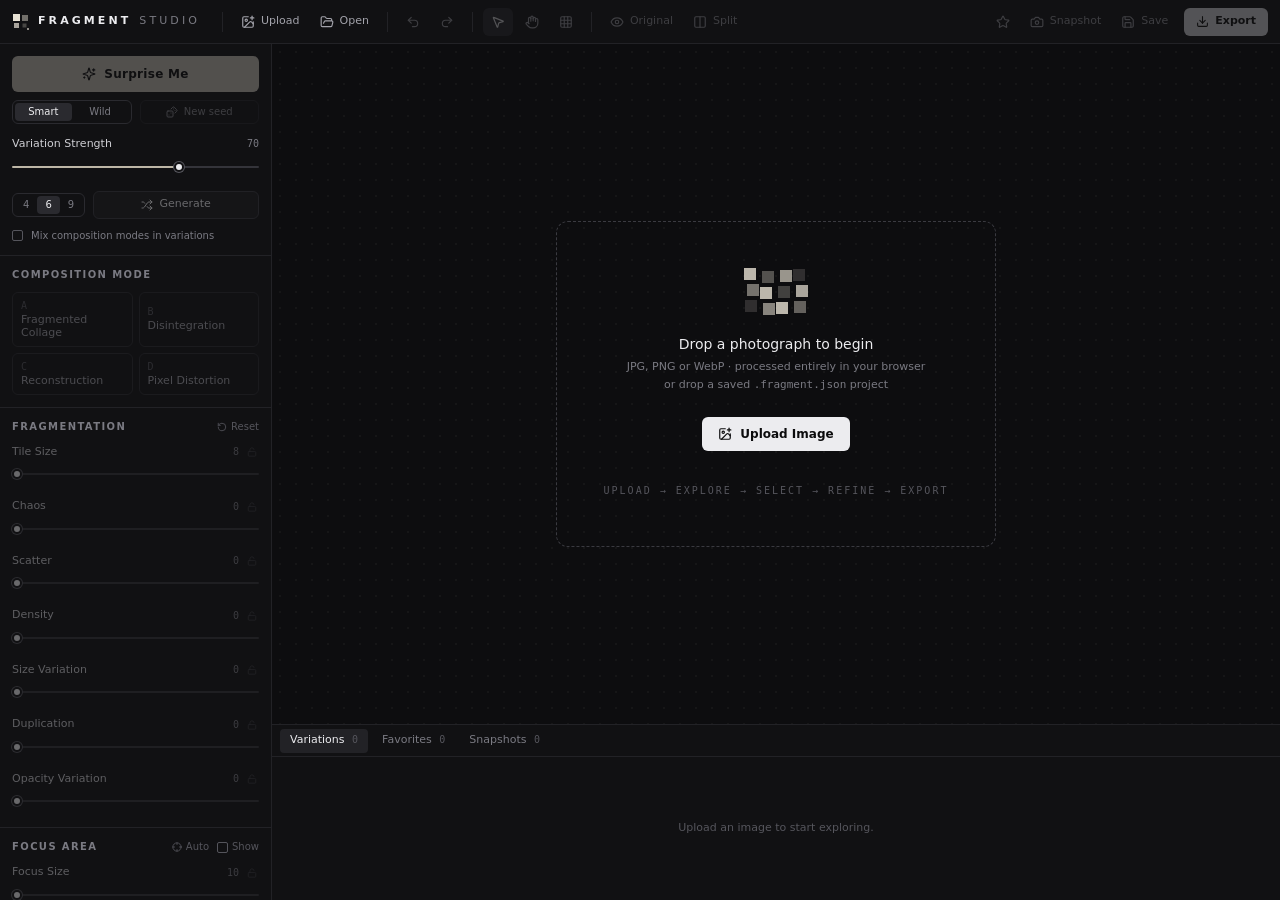
<file: class-2/apps/ami-fragment-studio/index.html>
<!doctype html>
<html lang="en">
  <head>
    <meta charset="UTF-8" />
    <meta name="viewport" content="width=device-width, initial-scale=1.0" />
    <title>Fragment Studio</title>
    <script type="module" crossorigin src="./assets/index-Br48XZhI.js"></script>
    <link rel="stylesheet" crossorigin href="./assets/index-FnNRkjr2.css">
  </head>
  <body class="bg-ink-950">
    <div id="root"></div>
  </body>
</html>
</file>
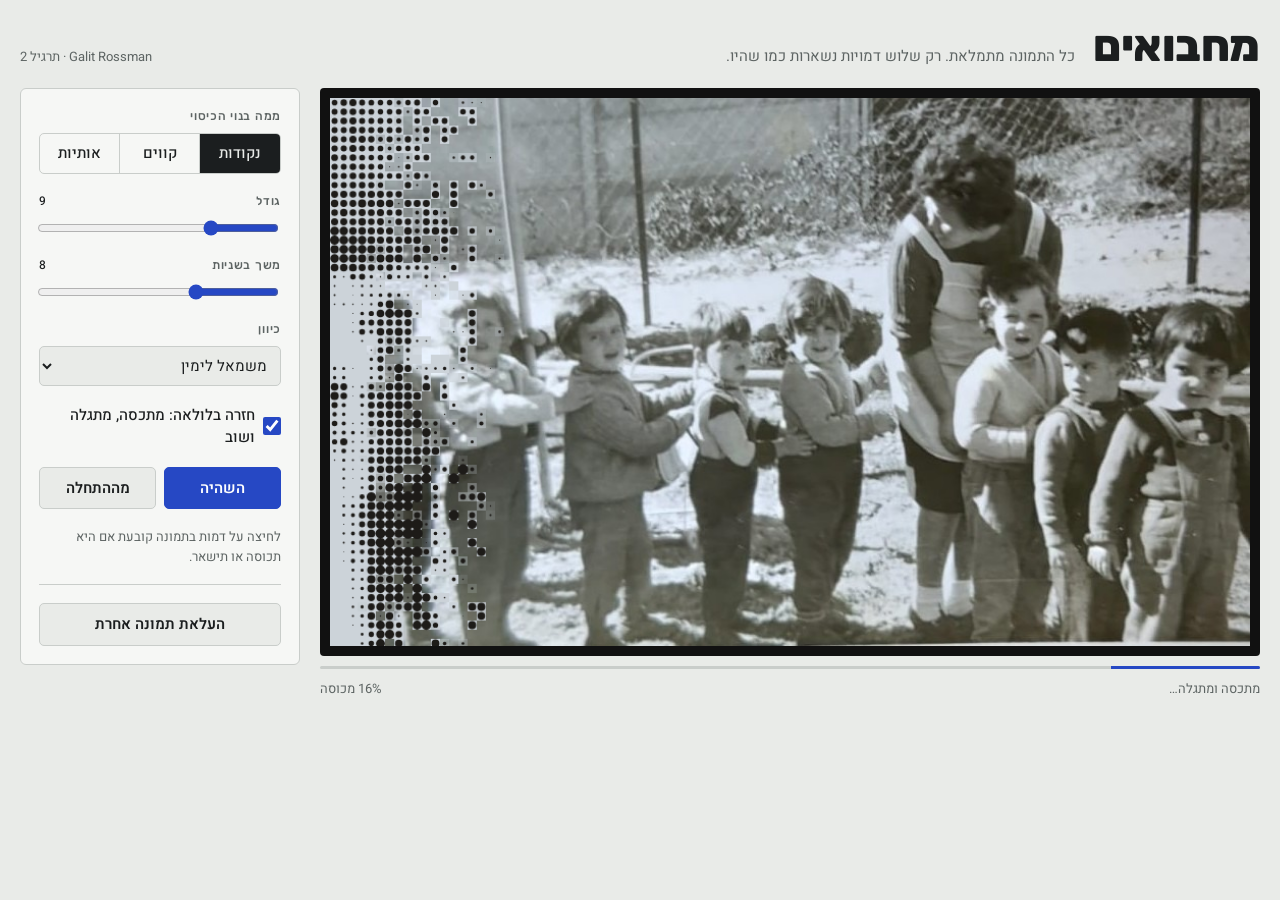
<file: class-2/apps/galit-hide-and-seek/index.html>
<!DOCTYPE html>
<html lang="he" dir="rtl">
<head>
<meta charset="utf-8">
<meta name="viewport" content="width=device-width, initial-scale=1, viewport-fit=cover">
<title>מחבואים</title>
<meta name="claude:viewport-fit-sides" content="cover">
<link rel="preconnect" href="https://fonts.googleapis.com">
<link rel="preconnect" href="https://fonts.gstatic.com" crossorigin>
<link rel="stylesheet" href="https://fonts.googleapis.com/css2?family=Rubik:wght@500;700;800&family=Heebo:wght@400;500;600&display=swap">
<style>
/* Layout: the photo is the stage; a narrow control strip sits beside it (below it on phones). */
:root {
  --bg: #e9ebe8;
  --surface: #f6f7f5;
  --fg: #1b1e1f;
  --muted: #5d6463;
  --line: #c9cdca;
  --accent: #2648c4;
  --accent-ink: #ffffff;
  --display: "Rubik", "Arial Hebrew", "Segoe UI", Arial, sans-serif;
  --body: "Heebo", "Arial Hebrew", "Segoe UI", Arial, sans-serif;
}
@media (prefers-color-scheme: dark) {
  :root:not([data-theme="light"]) {
    --bg: #131516; --surface: #1c1f20; --fg: #e6e8e5; --muted: #9aa19f;
    --line: #333837; --accent: #8aa2ff; --accent-ink: #0d1330; color-scheme: dark;
  }
}
:root[data-theme="dark"] {
  --bg: #131516; --surface: #1c1f20; --fg: #e6e8e5; --muted: #9aa19f;
  --line: #333837; --accent: #8aa2ff; --accent-ink: #0d1330; color-scheme: dark;
}
* { box-sizing: border-box; }
[hidden] { display: none !important; }
html, body { margin: 0; }
body {
  background: var(--bg); color: var(--fg); font-family: var(--body); font-size: 15px; line-height: 1.5;
  padding-left: max(16px, env(safe-area-inset-left, 0px));
  padding-right: max(16px, env(safe-area-inset-right, 0px));
  padding-block: 24px 32px;
}
.wrap { max-width: 1240px; margin: 0 auto; display: grid; gap: 20px; }
header { display: flex; flex-wrap: wrap; align-items: baseline; gap: 6px 18px; }
h1 { font-family: var(--display); font-weight: 800; font-size: clamp(30px, 5vw, 44px); line-height: 1; margin: 0; letter-spacing: -0.01em; }
header p { margin: 0; color: var(--muted); }
.credit { margin-inline-start: auto; font-size: 13px; color: var(--muted); }

.studio { display: grid; grid-template-columns: minmax(0, 1fr) 280px; gap: 20px; align-items: start; }
@media (max-width: 820px) { .studio { grid-template-columns: minmax(0, 1fr); } }

.stage { margin: 0; display: grid; gap: 10px; min-width: 0; }
.frame { background: #111; padding: 10px; border-radius: 4px; }
canvas { display: block; width: 100%; height: auto; cursor: pointer; touch-action: none; }
canvas.editing { cursor: crosshair; }
.status { display: flex; justify-content: space-between; gap: 12px; font-size: 13px; color: var(--muted); font-variant-numeric: tabular-nums; }
.bar { height: 3px; background: var(--line); border-radius: 2px; overflow: hidden; }
.bar i { display: block; height: 100%; width: 0; background: var(--accent); }

.panel { display: grid; gap: 18px; background: var(--surface); border: 1px solid var(--line); border-radius: 6px; padding: 18px; }
.group { display: grid; gap: 8px; }
.label { font-family: var(--display); font-weight: 500; font-size: 12px; letter-spacing: 0.06em; color: var(--muted); display: flex; justify-content: space-between; }
.label output { font-family: var(--body); color: var(--fg); font-variant-numeric: tabular-nums; letter-spacing: 0; }
.seg { display: grid; grid-template-columns: repeat(3, 1fr); border: 1px solid var(--line); border-radius: 5px; overflow: hidden; }
.seg input { position: absolute; opacity: 0; pointer-events: none; }
.seg label { text-align: center; padding: 8px 4px; cursor: pointer; font-weight: 500; border-inline-start: 1px solid var(--line); }
.seg label:first-of-type { border-inline-start: 0; }
.seg input:checked + label { background: var(--fg); color: var(--bg); }
.seg input:focus-visible + label { outline: 2px solid var(--accent); outline-offset: -2px; }
input[type=range] { width: 100%; accent-color: var(--accent); }
input[type=text], select { width: 100%; font: inherit; color: var(--fg); background: var(--bg); border: 1px solid var(--line); border-radius: 5px; padding: 7px 9px; }
.buttons { display: grid; grid-template-columns: 1fr 1fr; gap: 8px; }
button, .file { font: inherit; font-weight: 600; border-radius: 5px; padding: 9px 10px; cursor: pointer; border: 1px solid var(--line); background: var(--bg); color: var(--fg); text-align: center; }
button.primary { background: var(--accent); border-color: var(--accent); color: var(--accent-ink); }
button:focus-visible, .file:focus-within { outline: 2px solid var(--accent); outline-offset: 2px; }
button:disabled { opacity: 0.45; cursor: default; }
.file input { position: absolute; width: 1px; height: 1px; opacity: 0; }

.check { display: flex; align-items: center; gap: 8px; cursor: pointer; font-weight: 500; }
.check input { width: 18px; height: 18px; accent-color: var(--accent); margin: 0; }
.hint { font-size: 13px; color: var(--muted); margin: 0; }
.editbar { display: grid; gap: 8px; border-top: 1px solid var(--line); padding-top: 14px; }
hr { border: 0; border-top: 1px solid var(--line); margin: 0; }
</style>
</head>
<body>
<div class="wrap">
  <header>
    <h1>מחבואים</h1>
    <p>כל התמונה מתמלאת. רק שלוש דמויות נשארות כמו שהיו.</p>
    <span class="credit">Galit Rossman · תרגיל 2</span>
  </header>

  <main class="studio">
    <figure class="stage">
      <div class="frame"><canvas id="cv" width="903" height="538" aria-label="תמונת הילדים"></canvas></div>
      <div class="bar"><i id="progress"></i></div>
      <figcaption class="status"><span id="status">טוען…</span><span id="count"></span></figcaption>
    </figure>

    <aside class="panel">
      <div class="group">
        <span class="label">ממה בנוי הכיסוי</span>
        <div class="seg" role="radiogroup" aria-label="סגנון הכיסוי">
          <input type="radio" name="mode" id="m-dots" value="dots" checked><label for="m-dots">נקודות</label>
          <input type="radio" name="mode" id="m-lines" value="lines"><label for="m-lines">קווים</label>
          <input type="radio" name="mode" id="m-letters" value="letters"><label for="m-letters">אותיות</label>
        </div>
      </div>

      <div class="group" id="text-group" hidden>
        <label class="label" for="letters">האותיות</label>
        <input type="text" id="letters" value="מחבואים" maxlength="40">
      </div>

      <div class="group">
        <label class="label" for="size">גודל <output id="size-out">9</output></label>
        <input type="range" id="size" min="5" max="20" step="1" value="9">
      </div>

      <div class="group">
        <label class="label" for="speed">משך בשניות <output id="speed-out">8</output></label>
        <input type="range" id="speed" min="2" max="20" step="1" value="8">
      </div>

      <div class="group">
        <label class="label" for="order">כיוון</label>
        <select id="order">
          <option value="ltr">משמאל לימין</option>
          <option value="rtl">מימין לשמאל</option>
          <option value="center">מהמרכז החוצה</option>
          <option value="random">אקראי</option>
        </select>
      </div>

      <label class="check" for="loop"><input type="checkbox" id="loop" checked> חזרה בלולאה: מתכסה, מתגלה ושוב</label>

      <div class="buttons">
        <button class="primary" id="play">הפעלה</button>
        <button id="reset">מההתחלה</button>
      </div>

      <p class="hint" id="hint">לחיצה על דמות בתמונה קובעת אם היא תכוסה או תישאר.</p>

      <hr>

      <div class="group">
        <label class="file" for="upload">העלאת תמונה אחרת<input type="file" id="upload" accept="image/*"></label>
        <button id="back" hidden>חזרה לתמונת הגן</button>
      </div>

      <div class="editbar" id="editbar" hidden>
        <p class="hint">גררו מלבן סביב כל מה שצריך להישאר. כל השאר יתכסה.</p>
        <div class="buttons">
          <button class="primary" id="done">סיימתי לסמן</button>
          <button id="undo">מחיקת סימון</button>
        </div>
      </div>
    </aside>
  </main>
</div>
<script src="sketch.js"></script>
</body>
</html>
</file>
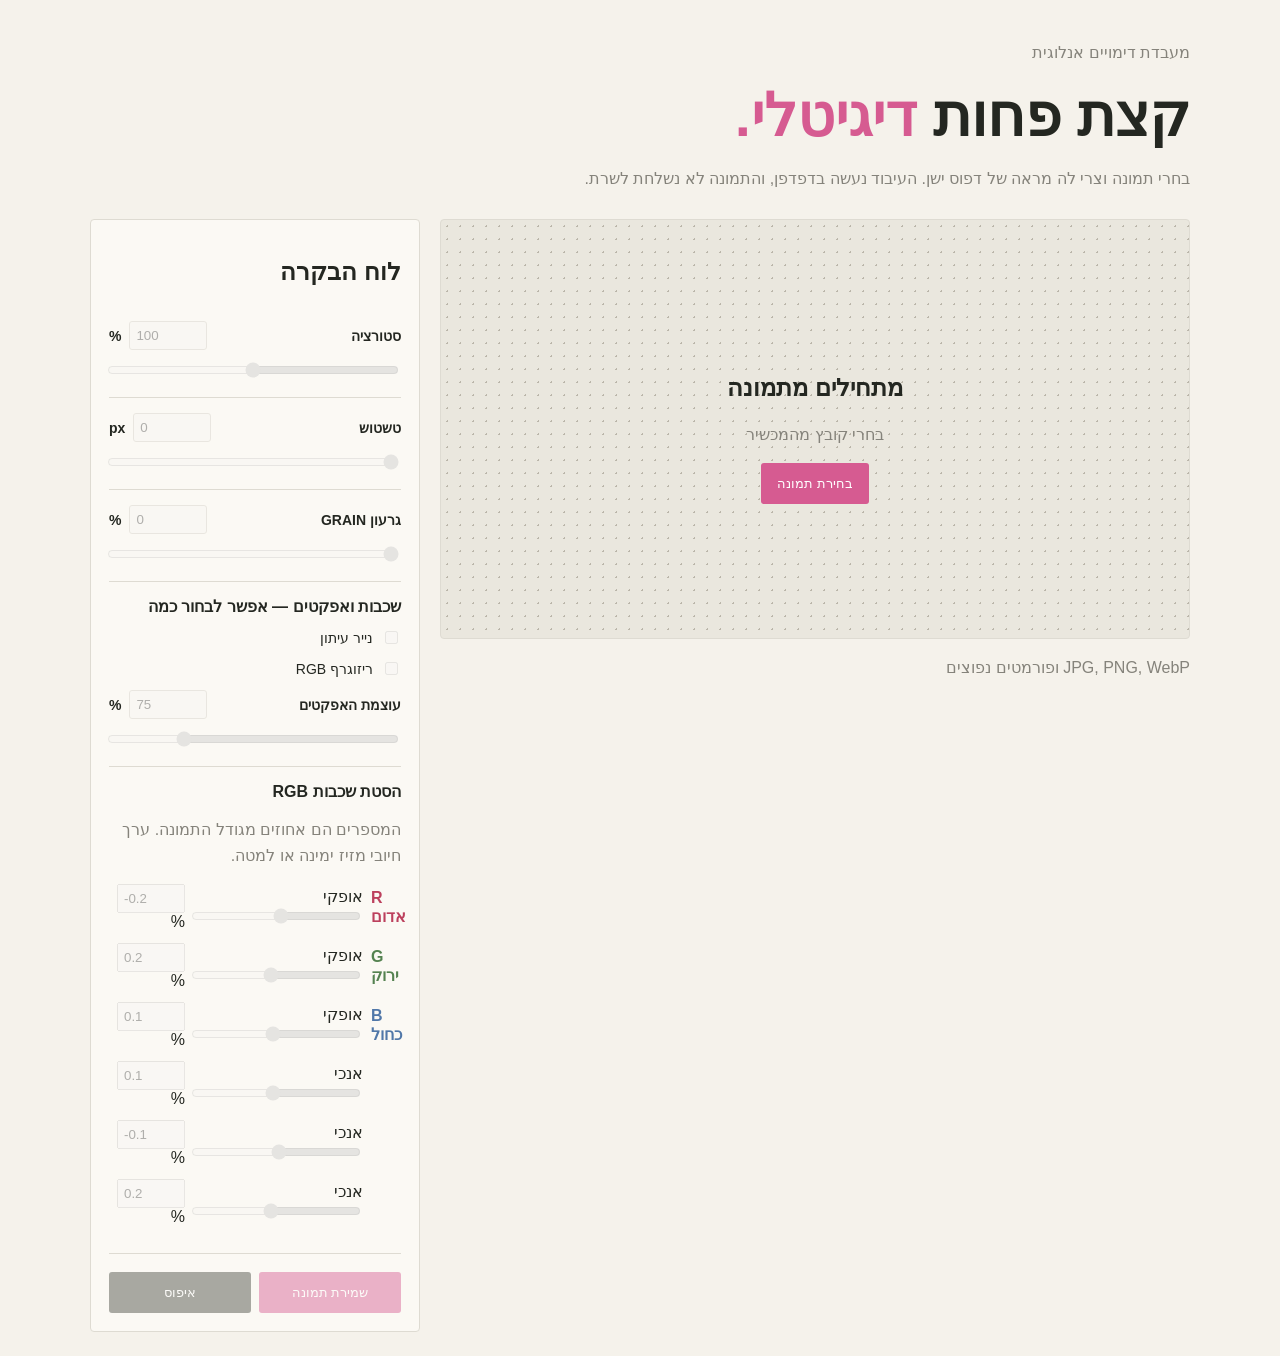
<file: class-2/apps/maya-riso-filter/index.html>
<!doctype html>
<html lang="he" dir="rtl">
<head>
<meta charset="utf-8">
<meta name="viewport" content="width=device-width, initial-scale=1">
<title>חדר חושך — עורך תמונות</title>
<style>
  :root { --pink:#d65b91; --paper:#f5f2eb; --ink:#242721; --muted:#85837b; }
  * { box-sizing:border-box }
  body { margin:0; padding:24px; background:var(--paper); color:var(--ink); font:16px Arial,sans-serif }
  main { max-width:1100px; margin:auto }
  h1 { margin:12px 0; font-size:clamp(34px,6vw,58px) }
  h1 em { color:var(--pink); font-style:normal }
  p { color:var(--muted); line-height:1.6 }
  .layout { display:grid; grid-template-columns:minmax(0,1fr) 330px; gap:20px; margin-top:28px }
  .stage,.controls { border:1px solid #dedbd2; border-radius:4px; background:#fbf9f4; padding:18px }
  .stage { min-height:420px; display:grid; place-items:center; background-color:#eae7de;
    background-image:radial-gradient(#bbb6aa 1px,transparent 1px); background-size:13px 13px }
  canvas { display:none; max-width:100%; max-height:75vh; object-fit:contain }
  .stage.loaded canvas { display:block }
  .empty { text-align:center; padding:30px }
  .stage.loaded .empty { display:none }
  button { border:0; border-radius:3px; padding:13px 16px; background:var(--pink); color:white; cursor:pointer }
  button:disabled,input:disabled { opacity:.45; cursor:not-allowed }
  .group { padding:15px 0; border-bottom:1px solid #dedbd2 }
  .title,.pair { display:flex; align-items:center; justify-content:space-between; gap:8px }
  .title { margin-bottom:10px; font-size:14px; font-weight:bold }
  input[type=range] { width:100%; accent-color:var(--pink) }
  .pair input[type=number] { width:78px; padding:6px; border:1px solid #d5d1c8; border-radius:3px; direction:ltr }
  .effect { display:flex; align-items:center; gap:8px; margin:12px 0; font-size:14px }
  .effect input { accent-color:var(--pink) }
  .channel { display:grid; grid-template-columns:30px 1fr 76px; gap:8px; align-items:center; margin:12px 0 }
  .channel b { direction:ltr }
  .channel input[type=number] { width:68px; padding:5px; direction:ltr }
  .red { color:#bc405d } .green { color:#548250 } .blue { color:#5077a8 }
  .buttons { display:flex; gap:8px; margin-top:18px }
  .buttons button { flex:1 }
  .secondary { background:#45483f }
  #message { color:#a34132; font-size:13px }
  @media(max-width:760px) { .layout { grid-template-columns:1fr } }
</style>
</head>
<body>
<main>
  <p>מעבדת דימויים אנלוגית</p>
  <h1>קצת פחות <em>דיגיטלי.</em></h1>
  <p>בחרי תמונה וצרי לה מראה של דפוס ישן. העיבוד נעשה בדפדפן, והתמונה לא נשלחת לשרת.</p>

  <div class="layout">
    <section>
      <div class="stage" id="stage">
        <div class="empty">
          <h2>מתחילים מתמונה</h2>
          <p>בחרי קובץ מהמכשיר</p>
          <button id="choose">בחירת תמונה</button>
        </div>
        <canvas id="canvas"></canvas>
      </div>
      <p id="dimensions">JPG, PNG, WebP ופורמטים נפוצים</p>
      <p id="message" role="alert"></p>
    </section>

    <section class="controls">
      <h2>לוח הבקרה</h2>

      <div class="group">
        <div class="title"><label for="sat">סטורציה</label><span class="pair"><input class="adjustable" id="sat-n" data-link="sat" type="number" min="0" max="200" value="100" disabled>%</span></div>
        <input class="adjustable" id="sat" data-number="sat-n" type="range" min="0" max="200" value="100" disabled>
      </div>

      <div class="group">
        <div class="title"><label for="blur">טשטוש</label><span class="pair"><input class="adjustable" id="blur-n" data-link="blur" type="number" min="0" max="12" value="0" disabled>px</span></div>
        <input class="adjustable" id="blur" data-number="blur-n" type="range" min="0" max="12" value="0" disabled>
      </div>

      <div class="group">
        <div class="title"><label for="grain">גרעון GRAIN</label><span class="pair"><input class="adjustable" id="grain-n" data-link="grain" type="number" min="0" max="100" value="0" disabled>%</span></div>
        <input class="adjustable" id="grain" data-number="grain-n" type="range" min="0" max="100" value="0" disabled>
      </div>

      <div class="group">
        <strong>שכבות ואפקטים — אפשר לבחור כמה</strong>
        <label class="effect"><input class="adjustable" id="news" type="checkbox" disabled> נייר עיתון</label>
        <label class="effect"><input class="adjustable" id="riso" type="checkbox" disabled> ריזוגרף RGB</label>
        <div class="title"><label for="intensity">עוצמת האפקטים</label><span class="pair"><input class="adjustable" id="intensity-n" data-link="intensity" type="number" min="0" max="100" value="75" disabled>%</span></div>
        <input class="adjustable" id="intensity" data-number="intensity-n" type="range" min="0" max="100" value="75" disabled>
      </div>

      <div class="group">
        <strong>הסטת שכבות RGB</strong>
        <p>המספרים הם אחוזים מגודל התמונה. ערך חיובי מזיז ימינה או למטה.</p>
        <div class="channel"><b class="red">R אדום</b><label>אופקי <input class="adjustable" data-offset="rx" type="range" min="-3" max="3" step="0.1" value="-0.2" disabled></label><span><input class="adjustable" data-link="rx" type="number" min="-3" max="3" step="0.1" value="-0.2" disabled>%</span></div>
        <div class="channel"><b class="green">G ירוק</b><label>אופקי <input class="adjustable" data-offset="gx" type="range" min="-3" max="3" step="0.1" value="0.2" disabled></label><span><input class="adjustable" data-link="gx" type="number" min="-3" max="3" step="0.1" value="0.2" disabled>%</span></div>
        <div class="channel"><b class="blue">B כחול</b><label>אופקי <input class="adjustable" data-offset="bx" type="range" min="-3" max="3" step="0.1" value="0.1" disabled></label><span><input class="adjustable" data-link="bx" type="number" min="-3" max="3" step="0.1" value="0.1" disabled>%</span></div>
        <div class="channel"><span></span><label>אנכי <input class="adjustable" data-offset="ry" type="range" min="-3" max="3" step="0.1" value="0.1" disabled></label><span><input class="adjustable" data-link="ry" type="number" min="-3" max="3" step="0.1" value="0.1" disabled>%</span></div>
        <div class="channel"><span></span><label>אנכי <input class="adjustable" data-offset="gy" type="range" min="-3" max="3" step="0.1" value="-0.1" disabled></label><span><input class="adjustable" data-link="gy" type="number" min="-3" max="3" step="0.1" value="-0.1" disabled>%</span></div>
        <div class="channel"><span></span><label>אנכי <input class="adjustable" data-offset="by" type="range" min="-3" max="3" step="0.1" value="0.2" disabled></label><span><input class="adjustable" data-link="by" type="number" min="-3" max="3" step="0.1" value="0.2" disabled>%</span></div>
      </div>

      <div class="buttons">
        <button id="download" disabled>שמירת תמונה</button>
        <button class="secondary" id="reset" disabled>איפוס</button>
      </div>
    </section>
  </div>
  <input id="file" type="file" accept="image/*" hidden>
</main>

<script>
const $ = (selector) => document.querySelector(selector);
const canvas = $("#canvas");
const ctx = canvas.getContext("2d", { willReadFrequently: true });
const fileInput = $("#file");
let image = new Image();
let loaded = false;

$("#choose").onclick = () => fileInput.click();

fileInput.onchange = () => {
  const file = fileInput.files[0];
  if (!file) return;
  if (!file.type.startsWith("image/") && !/\\.(avif|bmp|gif|heic|heif|jpe?g|png|tiff?|webp)$/i.test(file.name)) {
    $("#message").textContent = "בחרי קובץ תמונה.";
    return;
  }
  const url = URL.createObjectURL(file);
  const nextImage = new Image();
  nextImage.onload = () => {
    image = nextImage;
    loaded = true;
    $("#message").textContent = "";
    $("#dimensions").textContent = `${image.naturalWidth} × ${image.naturalHeight} px`;
    $("#stage").classList.add("loaded");
    document.querySelectorAll(".adjustable").forEach((el) => el.disabled = false);
    $("#download").disabled = $("#reset").disabled = false;
    render();
    URL.revokeObjectURL(url);
  };
  nextImage.onerror = () => {
    URL.revokeObjectURL(url);
    $("#message").textContent = /\\.heic$/i.test(file.name)
      ? "הדפדפן לא תומך בתמונת HEIC. שמרי אותה כ-JPG או PNG ונסי שוב."
      : "לא ניתן לפענח את התמונה. נסי קובץ JPG, PNG או WebP.";
  };
  nextImage.src = url;
  fileInput.value = "";
};

function blurPixels(data, width, height, radius) {
  radius = Math.round(radius);
  if (!radius) return data;
  let input = new Float32Array(data);
  let output = new Float32Array(data.length);
  for (let pass = 0; pass < 2; pass++) {
    for (let y = 0; y < height; y++) for (let x = 0; x < width; x++) {
      let sums = [0,0,0,0], count = 0;
      for (let k = -radius; k <= radius; k++) {
        const xx = pass === 0 ? Math.max(0,Math.min(width-1,x+k)) : x;
        const yy = pass === 0 ? y : Math.max(0,Math.min(height-1,y+k));
        const i = (yy*width+xx)*4;
        for (let c=0;c<4;c++) sums[c] += input[i+c];
        count++;
      }
      const i=(y*width+x)*4;
      for(let c=0;c<4;c++) output[i+c]=sums[c]/count;
    }
    [input,output]=[output,input];
  }
  return new Uint8ClampedArray(input);
}

function sample(data,w,h,x,y,c) {
  x=Math.max(0,Math.min(w-1,x)); y=Math.max(0,Math.min(h-1,y));
  return data[(y*w+x)*4+c];
}
function noise(x,y) {
  let n=(x*374761393+y*668265263)|0;
  n=Math.imul(n^(n>>>13),1274126177); n^=n>>>16;
  return ((n>>>0)/4294967295)*2-1;
}

function render() {
  if (!loaded) return;
  const w=image.naturalWidth, h=image.naturalHeight;
  canvas.width=w; canvas.height=h;
  ctx.drawImage(image,0,0,w,h);
  const original=ctx.getImageData(0,0,w,h);
  let data=blurPixels(original.data,w,h,+$("#blur").value);
  const sat=+$("[data-link='sat']").value/100;
  const strength=+$("[data-link='intensity']").value/100;
  const offsets={r:{x:+$("[data-link='rx']").value,y:+$("[data-link='ry']").value},
    g:{x:+$("[data-link='gx']").value,y:+$("[data-link='gy']").value},
    b:{x:+$("[data-link='bx']").value,y:+$("[data-link='by']").value}};

  for(let i=0;i<data.length;i+=4) {
    const gray=.2126*data[i]+.7152*data[i+1]+.0722*data[i+2];
    for(let c=0;c<3;c++) data[i+c]=gray+(data[i+c]-gray)*sat;
  }

  if($("#news").checked && strength>0) {
    for(let y=0;y<h;y++) for(let x=0;x<w;x++) {
      const i=(y*w+x)*4, lum=.2126*data[i]+.7152*data[i+1]+.0722*data[i+2];
      const sx=x*.866-y*.5, sy=x*.5+y*.866;
      const dx=((sx%5)+5)%5-2.5, dy=((sy%5)+5)%5-2.5;
      const radius=Math.sqrt(1-lum/255)*2.4;
      const edge=Math.max(0,Math.min(1,(radius+.65-Math.hypot(dx,dy))/1.3));
      const ink=255-201*edge, paper=[244,235,213];
      for(let c=0;c<3;c++) data[i+c]=data[i+c]*(1-strength)+((paper[c]*(1-edge)+ink*edge)*strength);
    }
  }

  if($("#riso").checked && strength>0) {
    const src=new Uint8ClampedArray(data), paper=[250,243,220];
    const inks=[[31,148,139],[219,69,107],[239,185,71]];
    for(let y=0;y<h;y++) for(let x=0;x<w;x++) {
      const i=(y*w+x)*4, result=[...paper];
      const shifts=[offsets.r,offsets.g,offsets.b];
      for(let c=0;c<3;c++) {
        const sx=x-shifts[c].x/100*w, sy=y-shifts[c].y/100*h;
        const coverage=(1-sample(src,w,h,Math.round(sx),Math.round(sy),c)/255)*.92;
        for(let k=0;k<3;k++) result[k]*=1-coverage*(1-inks[c][k]/255);
      }
      for(let c=0;c<3;c++) data[i+c]=src[i+c]*(1-strength)+result[c]*strength;
    }
  }

  const grain=+$("[data-link='grain']").value*.4;
  if(grain) for(let y=0;y<h;y++) for(let x=0;x<w;x++) {
    const i=(y*w+x)*4, n=noise(x,y)*grain;
    for(let c=0;c<3;c++) data[i+c]+=n;
  }
  ctx.putImageData(new ImageData(data,w,h),0,0);
}

document.querySelectorAll(".adjustable").forEach((el) => {
  el.addEventListener("input", () => {
    const key=el.dataset.link || el.dataset.offset;
    if(el.type==="range" && el.dataset.number) $("#"+el.dataset.number).value=el.value;
    if(el.type==="number" && key) {
      const linked=el.dataset.link;
      const range=linked && document.querySelector(`[data-number="${linked}"]`);
      const offset=linked && document.querySelector(`[data-offset="${linked.slice(0,1)}${linked.slice(-1)}"]`);
      if(range) range.value=el.value;
      if(offset) offset.value=el.value;
    }
    render();
  });
  if(el.type==="number") el.addEventListener("change",()=>{
    if(el.value==="") el.value=el.defaultValue;
    const min=+el.min,max=+el.max,step=+el.step||1;
    let value=Math.min(max,Math.max(min,+el.value));
    value=+(min+Math.round((value-min)/step)*step).toFixed(1);
    el.value=value;
    const key=el.dataset.link;
    const range=document.querySelector(`[data-number="${key}"]`) ||
      document.querySelector(`[data-offset="${key.slice(0,1)}${key.slice(-1)}"]`);
    if(range) range.value=value;
    render();
  });
});
$("#news").onchange=render;
$("#riso").onchange=render;

$("#reset").onclick=()=>{
  document.querySelectorAll(".adjustable").forEach(el=>{
    el.value=el.defaultValue;
  });
  render();
};
$("#download").onclick=()=>{
  canvas.toBlob(blob=>{
    if(!blob) return;
    const a=document.createElement("a");
    a.href=URL.createObjectURL(blob); a.download="darkroom-edit.png"; a.click();
    setTimeout(()=>URL.revokeObjectURL(a.href),1000);
  },"image/png");
};
</script>
</body>
</html>
</file>
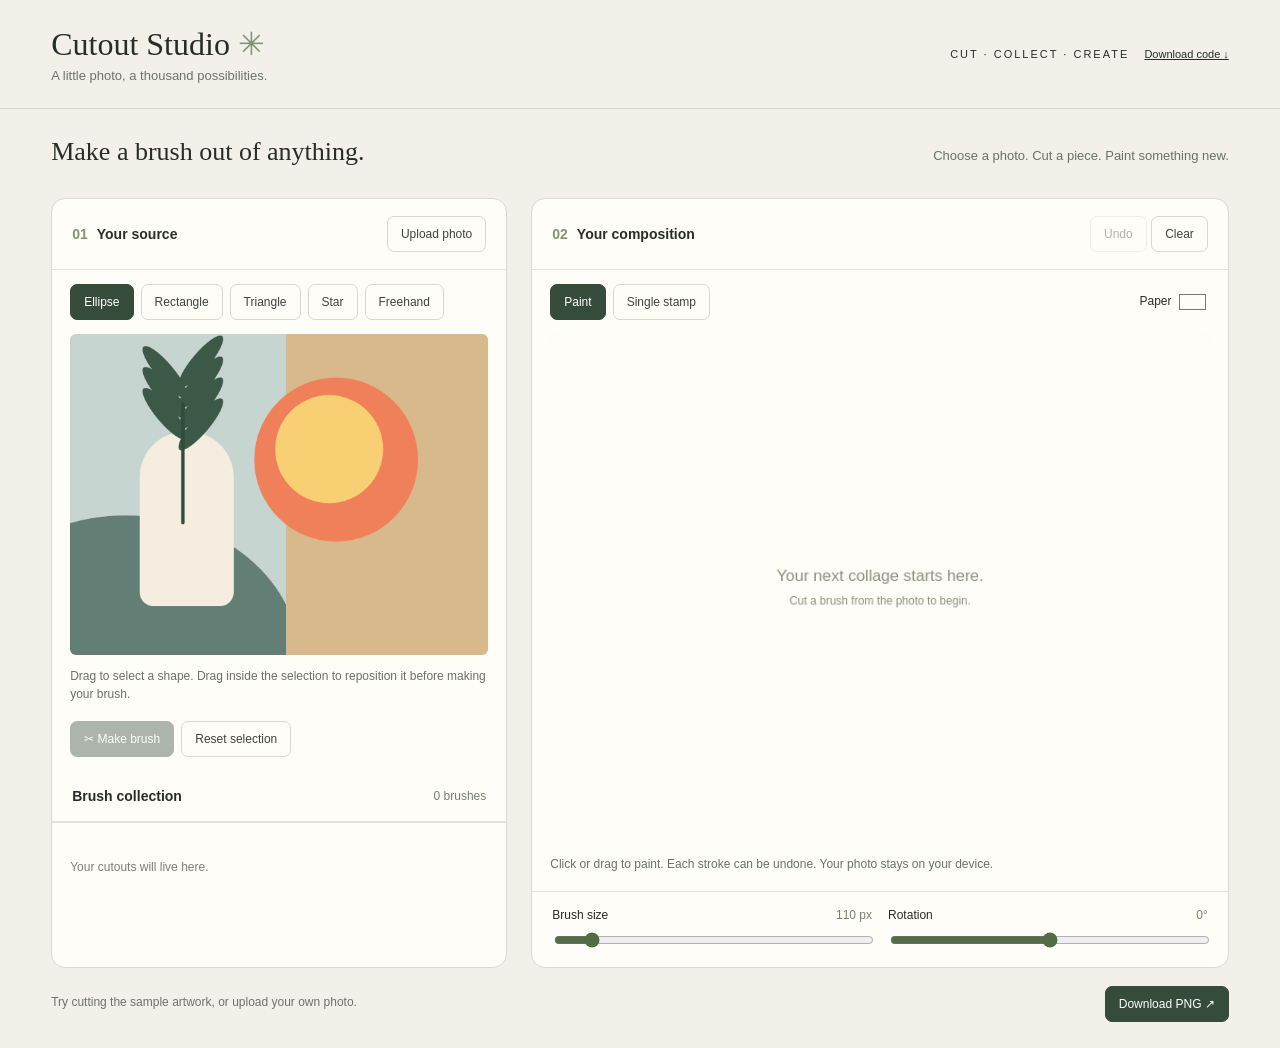
<file: class-2/apps/natalia-collage-builder/index.html>
<!doctype html><html lang="en"><head><meta charset="UTF-8"><meta name="viewport" content="width=device-width,initial-scale=1"><title>Cutout Studio</title><style>
*{box-sizing:border-box}body{margin:0;background:#f3f0e9;color:#272d29;font-family:Arial,sans-serif}header{padding:25px 4%;display:flex;justify-content:space-between;align-items:center;border-bottom:1px solid #d5d7cb}h1{font-family:Georgia,serif;font-size:32px;margin:0;font-weight:normal}header p{margin:5px 0 0;color:#6c736c;font-size:13px}.badge{font-size:11px;letter-spacing:2px}main{max-width:1600px;margin:auto;padding:26px 4%}.intro{display:flex;align-items:baseline;justify-content:space-between;margin-bottom:22px}h2{font:normal 26px Georgia,serif;margin:0}.intro p{font-size:13px;color:#697267}.layout{display:grid;grid-template-columns:minmax(300px, .85fr) minmax(400px,1.3fr);gap:24px}.panel{background:#fffdf8;border:1px solid #d7dbd0;border-radius:14px;overflow:hidden}.heading{padding:17px 20px;display:flex;justify-content:space-between;align-items:center;border-bottom:1px solid #e2e4da}.heading strong{font-size:14px}.step{color:#819275;margin-right:9px}.toolbar{padding:14px 18px;display:flex;flex-wrap:wrap;gap:7px}button,.upload{border:1px solid #d5dacd;background:#fffdf8;color:#3c453b;border-radius:7px;padding:10px 13px;cursor:pointer;font:12px Arial;transition:.15s}button:hover,.upload:hover{background:#edf1e5}button.active,button.primary{background:#344c39;color:white;border-color:#344c39}button:disabled{opacity:.4;cursor:default}.stage{margin:0 18px;position:relative;background-color:#e6e7df;overflow:hidden;border-radius:6px;line-height:0}.stage canvas{display:block;width:100%!important;height:auto!important;touch-action:none}.hint{margin:12px 18px 18px;font-size:12px;color:#697267;line-height:1.5}.controls{padding:16px 20px;display:grid;grid-template-columns:1fr 1fr;gap:16px;border-top:1px solid #e2e4da}label.control{font-size:12px;display:block}label.control span{float:right;color:#738268}input[type=range]{width:100%;accent-color:#526d46;margin-top:10px}.shelf{padding:15px 18px;display:flex;gap:9px;min-height:90px;overflow-x:auto;border-top:1px solid #e2e4da}.shelf button{width:60px;height:60px;flex-shrink:0;padding:5px;background-image:linear-gradient(45deg,#e5e5dc 25%,transparent 25%),linear-gradient(-45deg,#e5e5dc 25%,transparent 25%);background-size:12px 12px}.shelf button.active{outline:2px solid #526d46;background-color:#eff2e9}.shelf img{width:100%;height:100%;object-fit:contain}.empty{font-size:12px;color:#7a8176;align-self:center}.bottom{display:flex;align-items:center;justify-content:space-between;margin-top:18px;font-size:12px;color:#6c736c}#status{min-height:18px}input[type=file]{display:none}input[type=color]{height:26px;width:35px;border:0;background:none;vertical-align:middle}a{color:inherit} @media(max-width:850px){.layout{grid-template-columns:1fr}.intro{display:block}.badge{display:none}header{padding:20px}main{padding:20px}.intro p{line-height:1.5}}
</style></head><body><header><div><h1>Cutout Studio<span style="color:#819275"> ✳</span></h1><p>A little photo, a thousand possibilities.</p></div><span class="badge">CUT · COLLECT · CREATE &nbsp; <a href="cutout-studio-source.zip" download style="letter-spacing:0">Download code ↓</a></span></header><main><div class="intro"><h2>Make a brush out of anything.</h2><p>Choose a photo. Cut a piece. Paint something new.</p></div><div class="layout"><section class="panel"><div class="heading"><strong><span class="step">01</span>Your source</strong><label class="upload">Upload photo<input id="file" type="file" accept="image/*"></label></div><div class="toolbar" id="cutters"></div><div id="source" class="stage"></div><p class="hint" id="cutHint">Drag to select a shape. Drag inside the selection to reposition it before making your brush.</p><div class="toolbar" style="padding-top:0"><button id="cut" class="primary" disabled>✂ Make brush</button><button id="resetSelection">Reset selection</button></div><div class="heading"><strong>Brush collection</strong><span id="count" style="font-size:12px;color:#76816e">0 brushes</span></div><div class="shelf" id="shelf"><span class="empty">Your cutouts will live here.</span></div></section><section class="panel"><div class="heading"><strong><span class="step">02</span>Your composition</strong><div><button id="undo" disabled>Undo</button> <button id="clear">Clear</button></div></div><div class="toolbar"><button class="active" id="paintMode">Paint</button><button id="stampMode">Single stamp</button><label style="font-size:12px;margin-left:auto;align-self:center">Paper <input id="paper" type="color" value="#fffdf8"></label></div><div id="drawing" class="stage"></div><p class="hint">Click or drag to paint. Each stroke can be undone. Your photo stays on your device.</p><div class="controls"><label class="control">Brush size <span id="sizeValue">110 px</span><input id="size" type="range" min="15" max="1000" value="110"></label><label class="control">Rotation <span id="rotationValue">0°</span><input id="rotation" type="range" min="-180" max="180" value="0"></label></div></section></div><div class="bottom"><span id="status" role="status">Try cutting the sample artwork, or upload your own photo.</span><button id="save" class="primary">Download PNG ↗</button></div></main><script src="p5.min.js"></script><script src="sketch.js"></script></body></html>
</file>
<file: class-2/apps/ami-fragment-studio/assets/index-FnNRkjr2.css>
*,:before,:after{--tw-border-spacing-x: 0;--tw-border-spacing-y: 0;--tw-translate-x: 0;--tw-translate-y: 0;--tw-rotate: 0;--tw-skew-x: 0;--tw-skew-y: 0;--tw-scale-x: 1;--tw-scale-y: 1;--tw-pan-x: ;--tw-pan-y: ;--tw-pinch-zoom: ;--tw-scroll-snap-strictness: proximity;--tw-gradient-from-position: ;--tw-gradient-via-position: ;--tw-gradient-to-position: ;--tw-ordinal: ;--tw-slashed-zero: ;--tw-numeric-figure: ;--tw-numeric-spacing: ;--tw-numeric-fraction: ;--tw-ring-inset: ;--tw-ring-offset-width: 0px;--tw-ring-offset-color: #fff;--tw-ring-color: rgb(59 130 246 / .5);--tw-ring-offset-shadow: 0 0 #0000;--tw-ring-shadow: 0 0 #0000;--tw-shadow: 0 0 #0000;--tw-shadow-colored: 0 0 #0000;--tw-blur: ;--tw-brightness: ;--tw-contrast: ;--tw-grayscale: ;--tw-hue-rotate: ;--tw-invert: ;--tw-saturate: ;--tw-sepia: ;--tw-drop-shadow: ;--tw-backdrop-blur: ;--tw-backdrop-brightness: ;--tw-backdrop-contrast: ;--tw-backdrop-grayscale: ;--tw-backdrop-hue-rotate: ;--tw-backdrop-invert: ;--tw-backdrop-opacity: ;--tw-backdrop-saturate: ;--tw-backdrop-sepia: ;--tw-contain-size: ;--tw-contain-layout: ;--tw-contain-paint: ;--tw-contain-style: }::backdrop{--tw-border-spacing-x: 0;--tw-border-spacing-y: 0;--tw-translate-x: 0;--tw-translate-y: 0;--tw-rotate: 0;--tw-skew-x: 0;--tw-skew-y: 0;--tw-scale-x: 1;--tw-scale-y: 1;--tw-pan-x: ;--tw-pan-y: ;--tw-pinch-zoom: ;--tw-scroll-snap-strictness: proximity;--tw-gradient-from-position: ;--tw-gradient-via-position: ;--tw-gradient-to-position: ;--tw-ordinal: ;--tw-slashed-zero: ;--tw-numeric-figure: ;--tw-numeric-spacing: ;--tw-numeric-fraction: ;--tw-ring-inset: ;--tw-ring-offset-width: 0px;--tw-ring-offset-color: #fff;--tw-ring-color: rgb(59 130 246 / .5);--tw-ring-offset-shadow: 0 0 #0000;--tw-ring-shadow: 0 0 #0000;--tw-shadow: 0 0 #0000;--tw-shadow-colored: 0 0 #0000;--tw-blur: ;--tw-brightness: ;--tw-contrast: ;--tw-grayscale: ;--tw-hue-rotate: ;--tw-invert: ;--tw-saturate: ;--tw-sepia: ;--tw-drop-shadow: ;--tw-backdrop-blur: ;--tw-backdrop-brightness: ;--tw-backdrop-contrast: ;--tw-backdrop-grayscale: ;--tw-backdrop-hue-rotate: ;--tw-backdrop-invert: ;--tw-backdrop-opacity: ;--tw-backdrop-saturate: ;--tw-backdrop-sepia: ;--tw-contain-size: ;--tw-contain-layout: ;--tw-contain-paint: ;--tw-contain-style: }*,:before,:after{box-sizing:border-box;border-width:0;border-style:solid;border-color:#e5e7eb}:before,:after{--tw-content: ""}html,:host{line-height:1.5;-webkit-text-size-adjust:100%;-moz-tab-size:4;-o-tab-size:4;tab-size:4;font-family:Inter,ui-sans-serif,system-ui,-apple-system,sans-serif;font-feature-settings:normal;font-variation-settings:normal;-webkit-tap-highlight-color:transparent}body{margin:0;line-height:inherit}hr{height:0;color:inherit;border-top-width:1px}abbr:where([title]){-webkit-text-decoration:underline dotted;text-decoration:underline dotted}h1,h2,h3,h4,h5,h6{font-size:inherit;font-weight:inherit}a{color:inherit;text-decoration:inherit}b,strong{font-weight:bolder}code,kbd,samp,pre{font-family:JetBrains Mono,ui-monospace,SFMono-Regular,Menlo,monospace;font-feature-settings:normal;font-variation-settings:normal;font-size:1em}small{font-size:80%}sub,sup{font-size:75%;line-height:0;position:relative;vertical-align:baseline}sub{bottom:-.25em}sup{top:-.5em}table{text-indent:0;border-color:inherit;border-collapse:collapse}button,input,optgroup,select,textarea{font-family:inherit;font-feature-settings:inherit;font-variation-settings:inherit;font-size:100%;font-weight:inherit;line-height:inherit;letter-spacing:inherit;color:inherit;margin:0;padding:0}button,select{text-transform:none}button,input:where([type=button]),input:where([type=reset]),input:where([type=submit]){-webkit-appearance:button;background-color:transparent;background-image:none}:-moz-focusring{outline:auto}:-moz-ui-invalid{box-shadow:none}progress{vertical-align:baseline}::-webkit-inner-spin-button,::-webkit-outer-spin-button{height:auto}[type=search]{-webkit-appearance:textfield;outline-offset:-2px}::-webkit-search-decoration{-webkit-appearance:none}::-webkit-file-upload-button{-webkit-appearance:button;font:inherit}summary{display:list-item}blockquote,dl,dd,h1,h2,h3,h4,h5,h6,hr,figure,p,pre{margin:0}fieldset{margin:0;padding:0}legend{padding:0}ol,ul,menu{list-style:none;margin:0;padding:0}dialog{padding:0}textarea{resize:vertical}input::-moz-placeholder,textarea::-moz-placeholder{opacity:1;color:#9ca3af}input::placeholder,textarea::placeholder{opacity:1;color:#9ca3af}button,[role=button]{cursor:pointer}:disabled{cursor:default}img,svg,video,canvas,audio,iframe,embed,object{display:block;vertical-align:middle}img,video{max-width:100%;height:auto}[hidden]:where(:not([hidden=until-found])){display:none}.pointer-events-none{pointer-events:none}.visible{visibility:visible}.fixed{position:fixed}.absolute{position:absolute}.relative{position:relative}.inset-0{top:0;right:0;bottom:0;left:0}.bottom-1{bottom:.25rem}.bottom-3{bottom:.75rem}.bottom-\[196px\]{bottom:196px}.left-1{left:.25rem}.left-1\/2{left:50%}.right-1{right:.25rem}.right-3{right:.75rem}.top-1{top:.25rem}.top-3{top:.75rem}.z-40{z-index:40}.z-50{z-index:50}.mx-0\.5{margin-left:.125rem;margin-right:.125rem}.mx-1{margin-left:.25rem;margin-right:.25rem}.mx-1\.5{margin-left:.375rem;margin-right:.375rem}.mb-1{margin-bottom:.25rem}.mb-1\.5{margin-bottom:.375rem}.mb-2\.5{margin-bottom:.625rem}.mb-4{margin-bottom:1rem}.mb-5{margin-bottom:1.25rem}.mb-6{margin-bottom:1.5rem}.ml-1{margin-left:.25rem}.mr-2{margin-right:.5rem}.mr-3{margin-right:.75rem}.mt-1{margin-top:.25rem}.mt-1\.5{margin-top:.375rem}.mt-2{margin-top:.5rem}.mt-3{margin-top:.75rem}.mt-8{margin-top:2rem}.mt-px{margin-top:1px}.block{display:block}.inline{display:inline}.flex{display:flex}.grid{display:grid}.hidden{display:none}.h-11{height:2.75rem}.h-3{height:.75rem}.h-4{height:1rem}.h-5{height:1.25rem}.h-6{height:1.5rem}.h-7{height:1.75rem}.h-8{height:2rem}.h-9{height:2.25rem}.h-\[124px\]{height:124px}.h-\[176px\]{height:176px}.h-full{height:100%}.h-screen{height:100vh}.min-h-0{min-height:0px}.w-12{width:3rem}.w-20{width:5rem}.w-3{width:.75rem}.w-6{width:1.5rem}.w-\[272px\]{width:272px}.w-\[380px\]{width:380px}.w-\[440px\]{width:440px}.w-full{width:100%}.w-px{width:1px}.min-w-0{min-width:0px}.min-w-\[1024px\]{min-width:1024px}.flex-1{flex:1 1 0%}.flex-\[2\]{flex:2}.shrink-0{flex-shrink:0}.-translate-x-1\/2{--tw-translate-x: -50%;transform:translate(var(--tw-translate-x),var(--tw-translate-y)) rotate(var(--tw-rotate)) skew(var(--tw-skew-x)) skewY(var(--tw-skew-y)) scaleX(var(--tw-scale-x)) scaleY(var(--tw-scale-y))}.transform{transform:translate(var(--tw-translate-x),var(--tw-translate-y)) rotate(var(--tw-rotate)) skew(var(--tw-skew-x)) skewY(var(--tw-skew-y)) scaleX(var(--tw-scale-x)) scaleY(var(--tw-scale-y))}@keyframes pulse{50%{opacity:.5}}.animate-pulse{animation:pulse 2s cubic-bezier(.4,0,.6,1) infinite}.cursor-pointer{cursor:pointer}.touch-none{touch-action:none}.select-none{-webkit-user-select:none;-moz-user-select:none;user-select:none}.resize{resize:both}.grid-cols-2{grid-template-columns:repeat(2,minmax(0,1fr))}.grid-cols-4{grid-template-columns:repeat(4,minmax(0,1fr))}.flex-col{flex-direction:column}.items-center{align-items:center}.justify-end{justify-content:flex-end}.justify-center{justify-content:center}.justify-between{justify-content:space-between}.gap-0\.5{gap:.125rem}.gap-1{gap:.25rem}.gap-1\.5{gap:.375rem}.gap-2{gap:.5rem}.gap-2\.5{gap:.625rem}.gap-px{gap:1px}.space-y-1\.5>:not([hidden])~:not([hidden]){--tw-space-y-reverse: 0;margin-top:calc(.375rem * calc(1 - var(--tw-space-y-reverse)));margin-bottom:calc(.375rem * var(--tw-space-y-reverse))}.space-y-2\.5>:not([hidden])~:not([hidden]){--tw-space-y-reverse: 0;margin-top:calc(.625rem * calc(1 - var(--tw-space-y-reverse)));margin-bottom:calc(.625rem * var(--tw-space-y-reverse))}.space-y-4>:not([hidden])~:not([hidden]){--tw-space-y-reverse: 0;margin-top:calc(1rem * calc(1 - var(--tw-space-y-reverse)));margin-bottom:calc(1rem * var(--tw-space-y-reverse))}.overflow-hidden{overflow:hidden}.overflow-x-auto{overflow-x:auto}.overflow-y-auto{overflow-y:auto}.truncate{overflow:hidden;text-overflow:ellipsis;white-space:nowrap}.rounded{border-radius:.25rem}.rounded-\[4px\]{border-radius:4px}.rounded-lg{border-radius:.5rem}.rounded-md{border-radius:.375rem}.rounded-xl{border-radius:.75rem}.border{border-width:1px}.border-b{border-bottom-width:1px}.border-r{border-right-width:1px}.border-t{border-top-width:1px}.border-dashed{border-style:dashed}.border-accent{--tw-border-opacity: 1;border-color:rgb(232 226 212 / var(--tw-border-opacity, 1))}.border-accent\/70{border-color:#e8e2d4b3}.border-amber-900{--tw-border-opacity: 1;border-color:rgb(120 53 15 / var(--tw-border-opacity, 1))}.border-ink-500{--tw-border-opacity: 1;border-color:rgb(85 85 92 / var(--tw-border-opacity, 1))}.border-ink-600{--tw-border-opacity: 1;border-color:rgb(58 58 64 / var(--tw-border-opacity, 1))}.border-ink-700{--tw-border-opacity: 1;border-color:rgb(42 42 47 / var(--tw-border-opacity, 1))}.border-ink-750{--tw-border-opacity: 1;border-color:rgb(34 34 38 / var(--tw-border-opacity, 1))}.border-red-900{--tw-border-opacity: 1;border-color:rgb(127 29 29 / var(--tw-border-opacity, 1))}.bg-\[\#0d0d0f\]{--tw-bg-opacity: 1;background-color:rgb(13 13 15 / var(--tw-bg-opacity, 1))}.bg-accent{--tw-bg-opacity: 1;background-color:rgb(232 226 212 / var(--tw-bg-opacity, 1))}.bg-amber-950\/30{background-color:#451a034d}.bg-black\/60{background-color:#0009}.bg-black\/70{background-color:#000000b3}.bg-ink-100{--tw-bg-opacity: 1;background-color:rgb(236 236 239 / var(--tw-bg-opacity, 1))}.bg-ink-700{--tw-bg-opacity: 1;background-color:rgb(42 42 47 / var(--tw-bg-opacity, 1))}.bg-ink-750{--tw-bg-opacity: 1;background-color:rgb(34 34 38 / var(--tw-bg-opacity, 1))}.bg-ink-800{--tw-bg-opacity: 1;background-color:rgb(27 27 30 / var(--tw-bg-opacity, 1))}.bg-ink-850{--tw-bg-opacity: 1;background-color:rgb(22 22 24 / var(--tw-bg-opacity, 1))}.bg-ink-850\/95{background-color:#161618f2}.bg-ink-900{--tw-bg-opacity: 1;background-color:rgb(17 17 19 / var(--tw-bg-opacity, 1))}.bg-ink-950{--tw-bg-opacity: 1;background-color:rgb(11 11 12 / var(--tw-bg-opacity, 1))}.bg-red-950{--tw-bg-opacity: 1;background-color:rgb(69 10 10 / var(--tw-bg-opacity, 1))}.bg-red-950\/40{background-color:#450a0a66}.object-contain{-o-object-fit:contain;object-fit:contain}.p-0\.5{padding:.125rem}.p-1{padding:.25rem}.p-10{padding:2.5rem}.p-2{padding:.5rem}.p-3{padding:.75rem}.p-4{padding:1rem}.px-1{padding-left:.25rem;padding-right:.25rem}.px-1\.5{padding-left:.375rem;padding-right:.375rem}.px-10{padding-left:2.5rem;padding-right:2.5rem}.px-2{padding-left:.5rem;padding-right:.5rem}.px-2\.5{padding-left:.625rem;padding-right:.625rem}.px-3{padding-left:.75rem;padding-right:.75rem}.px-4{padding-left:1rem;padding-right:1rem}.py-0\.5{padding-top:.125rem;padding-bottom:.125rem}.py-1{padding-top:.25rem;padding-bottom:.25rem}.py-1\.5{padding-top:.375rem;padding-bottom:.375rem}.py-12{padding-top:3rem;padding-bottom:3rem}.py-2{padding-top:.5rem;padding-bottom:.5rem}.py-2\.5{padding-top:.625rem;padding-bottom:.625rem}.py-3{padding-top:.75rem;padding-bottom:.75rem}.pr-2{padding-right:.5rem}.pt-1{padding-top:.25rem}.text-left{text-align:left}.text-center{text-align:center}.font-mono{font-family:JetBrains Mono,ui-monospace,SFMono-Regular,Menlo,monospace}.font-sans{font-family:Inter,ui-sans-serif,system-ui,-apple-system,sans-serif}.text-2xs{font-size:10px;line-height:14px}.text-\[10px\]{font-size:10px}.text-\[11px\]{font-size:11px}.text-\[12px\]{font-size:12px}.text-\[9px\]{font-size:9px}.text-sm{font-size:.875rem;line-height:1.25rem}.text-xs{font-size:.75rem;line-height:1rem}.font-light{font-weight:300}.font-medium{font-weight:500}.font-semibold{font-weight:600}.uppercase{text-transform:uppercase}.tabular-nums{--tw-numeric-spacing: tabular-nums;font-variant-numeric:var(--tw-ordinal) var(--tw-slashed-zero) var(--tw-numeric-figure) var(--tw-numeric-spacing) var(--tw-numeric-fraction)}.leading-relaxed{line-height:1.625}.leading-tight{line-height:1.25}.tracking-\[0\.14em\]{letter-spacing:.14em}.tracking-\[0\.28em\]{letter-spacing:.28em}.tracking-\[0\.2em\]{letter-spacing:.2em}.tracking-wide{letter-spacing:.025em}.text-\[\#4fd1b5\]{--tw-text-opacity: 1;color:rgb(79 209 181 / var(--tw-text-opacity, 1))}.text-\[\#f2c94c\]{--tw-text-opacity: 1;color:rgb(242 201 76 / var(--tw-text-opacity, 1))}.text-\[\#ff6b5e\]{--tw-text-opacity: 1;color:rgb(255 107 94 / var(--tw-text-opacity, 1))}.text-accent{--tw-text-opacity: 1;color:rgb(232 226 212 / var(--tw-text-opacity, 1))}.text-amber-200{--tw-text-opacity: 1;color:rgb(253 230 138 / var(--tw-text-opacity, 1))}.text-ink-100{--tw-text-opacity: 1;color:rgb(236 236 239 / var(--tw-text-opacity, 1))}.text-ink-200{--tw-text-opacity: 1;color:rgb(207 207 212 / var(--tw-text-opacity, 1))}.text-ink-300{--tw-text-opacity: 1;color:rgb(163 163 171 / var(--tw-text-opacity, 1))}.text-ink-400{--tw-text-opacity: 1;color:rgb(122 122 130 / var(--tw-text-opacity, 1))}.text-ink-500{--tw-text-opacity: 1;color:rgb(85 85 92 / var(--tw-text-opacity, 1))}.text-ink-600{--tw-text-opacity: 1;color:rgb(58 58 64 / var(--tw-text-opacity, 1))}.text-ink-950{--tw-text-opacity: 1;color:rgb(11 11 12 / var(--tw-text-opacity, 1))}.text-red-100{--tw-text-opacity: 1;color:rgb(254 226 226 / var(--tw-text-opacity, 1))}.text-red-200{--tw-text-opacity: 1;color:rgb(254 202 202 / var(--tw-text-opacity, 1))}.antialiased{-webkit-font-smoothing:antialiased;-moz-osx-font-smoothing:grayscale}.opacity-0{opacity:0}.opacity-40{opacity:.4}.opacity-80{opacity:.8}.shadow{--tw-shadow: 0 1px 3px 0 rgb(0 0 0 / .1), 0 1px 2px -1px rgb(0 0 0 / .1);--tw-shadow-colored: 0 1px 3px 0 var(--tw-shadow-color), 0 1px 2px -1px var(--tw-shadow-color);box-shadow:var(--tw-ring-offset-shadow, 0 0 #0000),var(--tw-ring-shadow, 0 0 #0000),var(--tw-shadow)}.shadow-2xl{--tw-shadow: 0 25px 50px -12px rgb(0 0 0 / .25);--tw-shadow-colored: 0 25px 50px -12px var(--tw-shadow-color);box-shadow:var(--tw-ring-offset-shadow, 0 0 #0000),var(--tw-ring-shadow, 0 0 #0000),var(--tw-shadow)}.shadow-lg{--tw-shadow: 0 10px 15px -3px rgb(0 0 0 / .1), 0 4px 6px -4px rgb(0 0 0 / .1);--tw-shadow-colored: 0 10px 15px -3px var(--tw-shadow-color), 0 4px 6px -4px var(--tw-shadow-color);box-shadow:var(--tw-ring-offset-shadow, 0 0 #0000),var(--tw-ring-shadow, 0 0 #0000),var(--tw-shadow)}.shadow-xl{--tw-shadow: 0 20px 25px -5px rgb(0 0 0 / .1), 0 8px 10px -6px rgb(0 0 0 / .1);--tw-shadow-colored: 0 20px 25px -5px var(--tw-shadow-color), 0 8px 10px -6px var(--tw-shadow-color);box-shadow:var(--tw-ring-offset-shadow, 0 0 #0000),var(--tw-ring-shadow, 0 0 #0000),var(--tw-shadow)}.outline-none{outline:2px solid transparent;outline-offset:2px}.blur{--tw-blur: blur(8px);filter:var(--tw-blur) var(--tw-brightness) var(--tw-contrast) var(--tw-grayscale) var(--tw-hue-rotate) var(--tw-invert) var(--tw-saturate) var(--tw-sepia) var(--tw-drop-shadow)}.sepia{--tw-sepia: sepia(100%);filter:var(--tw-blur) var(--tw-brightness) var(--tw-contrast) var(--tw-grayscale) var(--tw-hue-rotate) var(--tw-invert) var(--tw-saturate) var(--tw-sepia) var(--tw-drop-shadow)}.filter{filter:var(--tw-blur) var(--tw-brightness) var(--tw-contrast) var(--tw-grayscale) var(--tw-hue-rotate) var(--tw-invert) var(--tw-saturate) var(--tw-sepia) var(--tw-drop-shadow)}.backdrop-blur{--tw-backdrop-blur: blur(8px);-webkit-backdrop-filter:var(--tw-backdrop-blur) var(--tw-backdrop-brightness) var(--tw-backdrop-contrast) var(--tw-backdrop-grayscale) var(--tw-backdrop-hue-rotate) var(--tw-backdrop-invert) var(--tw-backdrop-opacity) var(--tw-backdrop-saturate) var(--tw-backdrop-sepia);backdrop-filter:var(--tw-backdrop-blur) var(--tw-backdrop-brightness) var(--tw-backdrop-contrast) var(--tw-backdrop-grayscale) var(--tw-backdrop-hue-rotate) var(--tw-backdrop-invert) var(--tw-backdrop-opacity) var(--tw-backdrop-saturate) var(--tw-backdrop-sepia)}.transition-colors{transition-property:color,background-color,border-color,text-decoration-color,fill,stroke;transition-timing-function:cubic-bezier(.4,0,.2,1);transition-duration:.15s}html,body,#root{height:100%}body{margin:0;background:#0b0b0c;color-scheme:dark}.canvas-bg{background-image:radial-gradient(rgba(255,255,255,.035) 1px,transparent 1px);background-size:16px 16px}.ws-btn{display:flex;height:1.75rem;align-items:center;justify-content:center;padding-left:.375rem;padding-right:.375rem}.ws-btn:hover{--tw-text-opacity: 1;color:rgb(236 236 239 / var(--tw-text-opacity, 1))}.scroll-thin{scrollbar-width:thin;scrollbar-color:#2a2a2f transparent}.scroll-thin::-webkit-scrollbar{width:8px;height:8px}.scroll-thin::-webkit-scrollbar-thumb{background:#2a2a2f;border-radius:4px}.fs-range{-webkit-appearance:none;-moz-appearance:none;appearance:none;height:14px;background:transparent;cursor:pointer}.fs-range:disabled{cursor:not-allowed}.fs-range::-webkit-slider-runnable-track{height:2px;border-radius:2px;background:linear-gradient(to right,#bdb6a6 0,#bdb6a6 var(--pct, 0%),#34343a var(--pct, 0%),#34343a 100%)}.fs-range::-moz-range-track{height:2px;background:#34343a;border-radius:2px}.fs-range::-moz-range-progress{height:2px;background:#bdb6a6}.fs-range::-webkit-slider-thumb{-webkit-appearance:none;width:10px;height:10px;margin-top:-4px;border-radius:50%;background:#ececef;border:2px solid #111113;box-shadow:0 0 0 1px #55555c}.fs-range::-moz-range-thumb{width:8px;height:8px;border-radius:50%;background:#ececef;border:2px solid #111113}.fs-range:focus{outline:none}.fs-range:focus-visible::-webkit-slider-thumb{box-shadow:0 0 0 2px #e8e2d4}.fs-check{-webkit-appearance:none;-moz-appearance:none;appearance:none;width:11px;height:11px;border:1px solid #55555c;border-radius:2px;display:inline-grid;place-content:center}.fs-check:checked{background:#e8e2d4;border-color:#e8e2d4}.fs-check:checked:after{content:"";width:5px;height:5px;background:#111}.hover\:border-ink-500:hover{--tw-border-opacity: 1;border-color:rgb(85 85 92 / var(--tw-border-opacity, 1))}.hover\:border-ink-600:hover{--tw-border-opacity: 1;border-color:rgb(58 58 64 / var(--tw-border-opacity, 1))}.hover\:bg-ink-700:hover{--tw-bg-opacity: 1;background-color:rgb(42 42 47 / var(--tw-bg-opacity, 1))}.hover\:bg-ink-750:hover{--tw-bg-opacity: 1;background-color:rgb(34 34 38 / var(--tw-bg-opacity, 1))}.hover\:bg-ink-800:hover{--tw-bg-opacity: 1;background-color:rgb(27 27 30 / var(--tw-bg-opacity, 1))}.hover\:bg-ink-900\/60:hover{background-color:#11111399}.hover\:bg-white:hover{--tw-bg-opacity: 1;background-color:rgb(255 255 255 / var(--tw-bg-opacity, 1))}.hover\:text-ink-100:hover{--tw-text-opacity: 1;color:rgb(236 236 239 / var(--tw-text-opacity, 1))}.hover\:text-ink-200:hover{--tw-text-opacity: 1;color:rgb(207 207 212 / var(--tw-text-opacity, 1))}.hover\:text-ink-300:hover{--tw-text-opacity: 1;color:rgb(163 163 171 / var(--tw-text-opacity, 1))}.hover\:text-white:hover{--tw-text-opacity: 1;color:rgb(255 255 255 / var(--tw-text-opacity, 1))}.disabled\:cursor-not-allowed:disabled{cursor:not-allowed}.disabled\:opacity-30:disabled{opacity:.3}.disabled\:opacity-40:disabled{opacity:.4}.group:hover .group-hover\:opacity-100{opacity:1}
</file>
